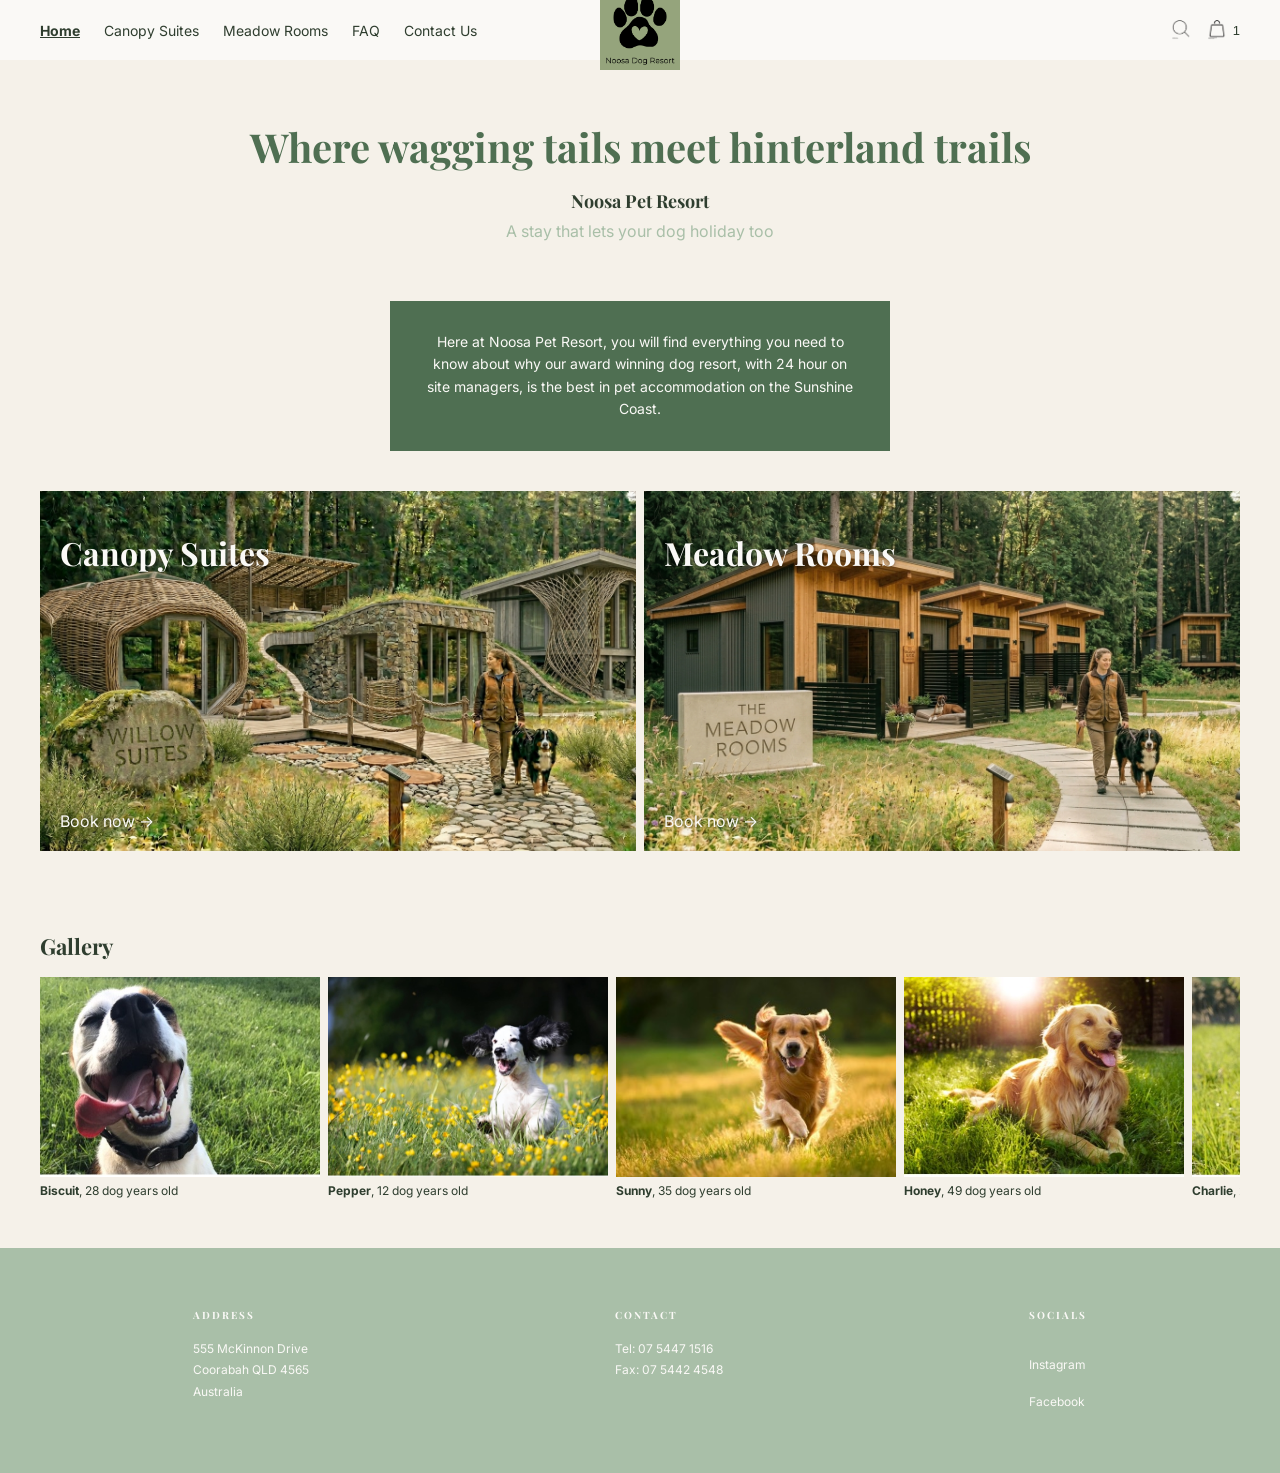
<file: index.html>
<!DOCTYPE html>
<html lang="en">
<head>
        <meta charset="UTF-8">
        <meta name="viewport" content="width=device-width, initial-scale=1.0">
        <title>Noosa Pet Resort</title>
        <link rel="stylesheet" href="styles/style.css">

</head>
<body>
    

    <header>
        <nav class="navbar">
            <button class="nav-toggle" aria-label="Menu" aria-expanded="false">☰</button>

            <ul class="nav-links">
                <li><a href="index.html" aria-current="page">Home</a></li>
                <li><a href="pages/canopy-suites.html">Canopy Suites</a></li>
                <li><a href="pages/meadow-rooms.html">Meadow Rooms</a></li>
                <li><a href="pages/faq.html">FAQ</a></li>
                <li><a href="pages/contact.html">Contact Us</a></li>

            </ul>

            <figure class="logo">
                <img src="images/logo.png" alt="Noosa Pet Resort logo">
            </figure>

    <div class="nav-utilities">
        <button type="button" aria-label="Search">
            <img src="images/search.png" alt="">
        </button>
        <button type="button" aria-label="Shopping Bag">
            <img src="images/bag.png" alt="">
            <span class="bag-count"></span>
        </button>
    </div>

        </nav>
        
    </header>

    <main>

    <section class="hero">
        <h1>Where wagging tails meet hinterland trails</h1>
        <h2>Noosa Pet Resort</h2>
        <p>A stay that lets your dog holiday too</p>
    </section>

    <section class="info-box">
        <p>
            Here at Noosa Pet Resort, you will find everything
            you need to know about why our award winning dog resort,
            with 24 hour on site managers, is the best in
            pet accommodation on the Sunshine Coast.
        </p>
        
    </section>

    <section class="accommodations">
        <article class="card">
            <img src="images/willow-suite.jpg" alt="Canopy Suites cabin in the forest">
                <h2>Canopy Suites</h2>
                <a href="pages/canopy-suites.html" class="book-now">Book now →</a>
        </article>

    <article class="card">
        <img src="images/meadow-room.jpg" alt="Meadow Rooms exterior with walking path">
        <h2>Meadow Rooms</h2>
        <a href="pages/meadow-rooms.html" class="book-now">Book now →</a>
    </article>
</section>

    <section class="gallery-container">
        <h2>Gallery</h2>
        
        <div class="gallery-grid">
            <figure>
                <img src="images/gallery-1.jpg" alt="Happy dog with its tongue out in the grass">
                <figcaption><strong>Biscuit</strong>, 28 dog years old</figcaption>
            </figure>
            <figure>
                <img src="images/gallery-2.jpg" alt="English setter running through buttercups">
                <figcaption><strong>Pepper</strong>, 12 dog years old</figcaption>
            </figure>
            <figure>
                <img src="images/gallery-3.jpg" alt="Golden retriever running across a field">
                <figcaption><strong>Sunny</strong>, 35 dog years old</figcaption>
            </figure>
            <figure>
                <img src="images/gallery-4.jpg" alt="Golden retriever resting on the grass at sunset">
                <figcaption><strong>Honey</strong>, 49 dog years old</figcaption>
            </figure>
            <figure>
                <img src="images/gallery-5.jpg" alt="Golden retriever shaking a person's hand">
                <figcaption><strong>Charlie</strong>, 28 dog years old</figcaption>
            </figure>
            <figure>
                <img src="images/gallery-6.jpg" alt="Golden retriever among purple flowers">
                <figcaption><strong>Maple</strong>, 21 dog years old</figcaption>
            </figure>
            <figure>
                <img src="images/gallery-7.jpg" alt="Labrador sitting in a garden">
                <figcaption><strong>Bella</strong>, 14 dog years old</figcaption>
            </figure>
            <figure>
                <img src="images/gallery-8.jpg" alt="Corgi sitting in tall grass">
                <figcaption><strong>Louie</strong>, 18 dog years old</figcaption>
            </figure>
        </div>

    </section>
    </main>

    <footer>
        <div class="footer-address">
            <h3>Address</h3>
            <address>
                555 McKinnon Drive<br>
                Coorabah QLD 4565<br>
                Australia
            </address>
        </div>

        <div class="footer-contact">
            <h3>Contact</h3>
            <p>Tel: 07 5447 1516</p>
            <p>Fax: 07 5442 4548</p>
        </div>

        <div class="footer-socials">
            <h3>Socials</h3>
            <a href="#" aria-label="Instagram">Instagram</a>
            <a href="#" aria-label="Facebook">Facebook</a>
        </div>
        
    </footer>
    
<script src="scripts/homepage.js"></script>

</body>
</html>
</file>
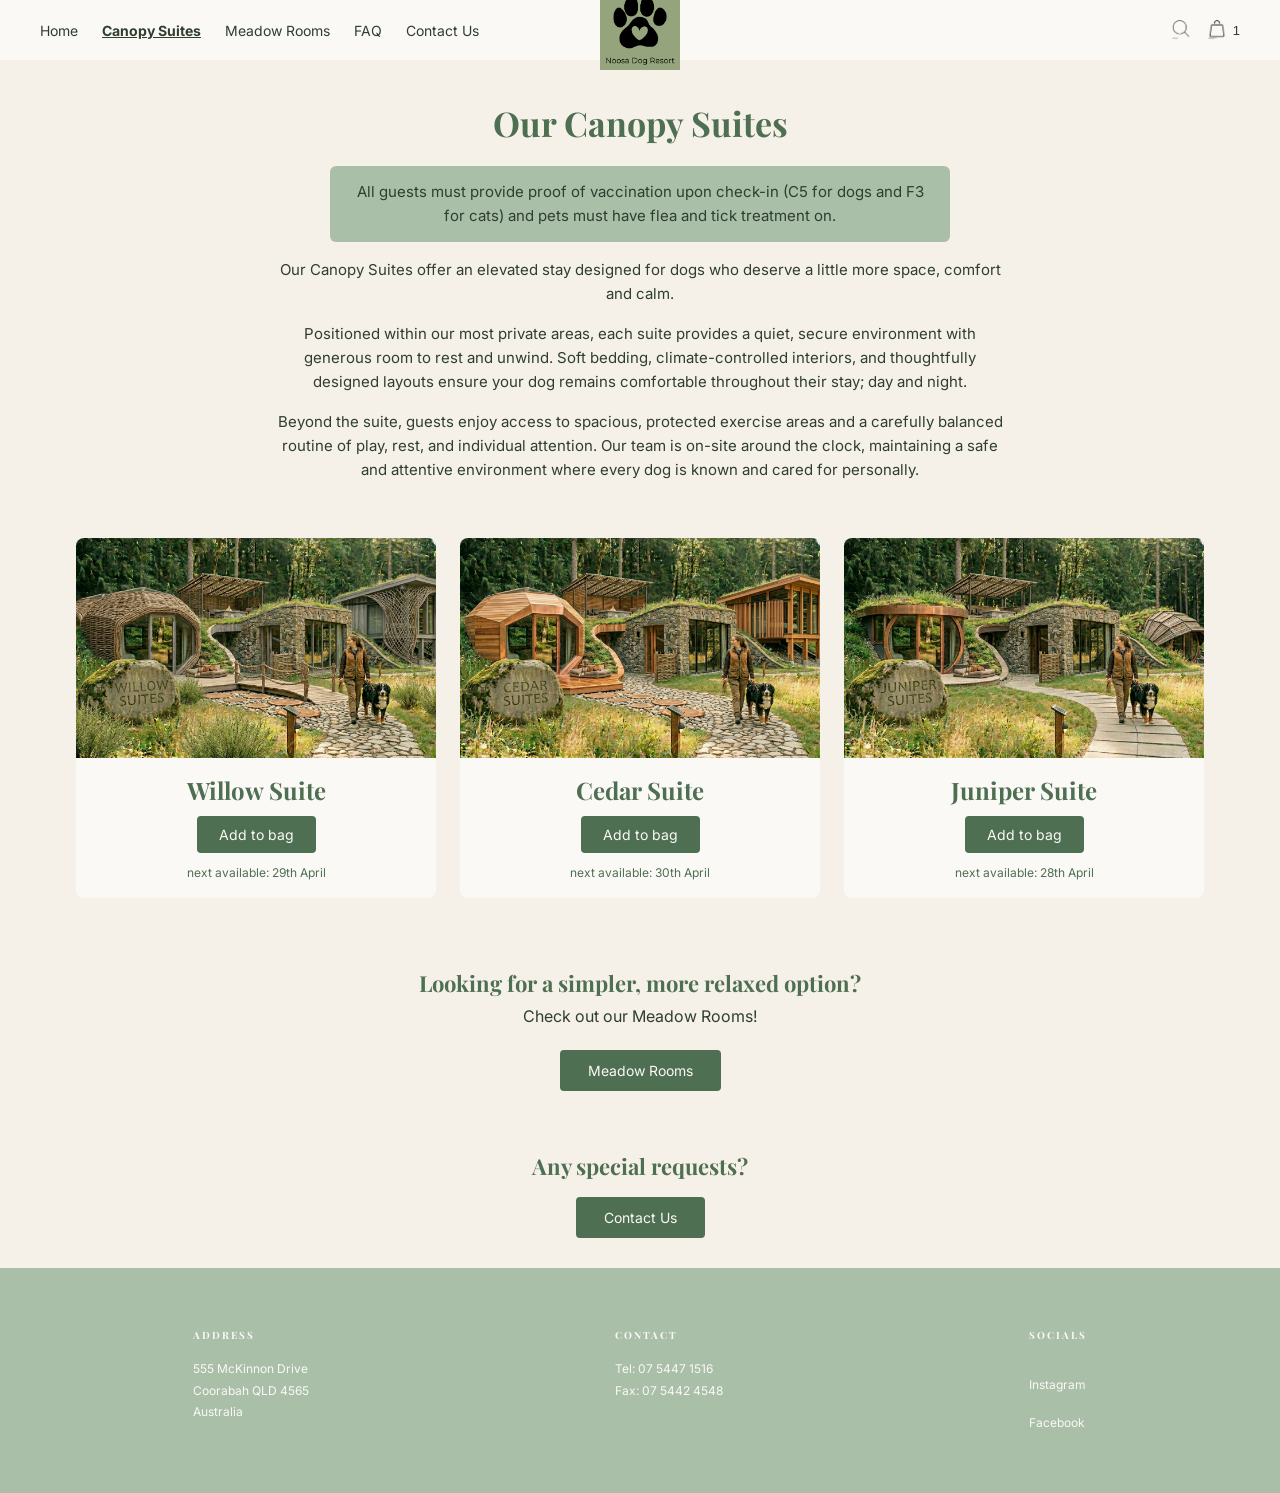
<file: pages/canopy-suites.html>
<!DOCTYPE html>
<html lang="en">
<head>
    <meta charset="UTF-8">
    <meta name="viewport" content="width=device-width, initial-scale=1.0">
    <title>Our Canopy Suites | Noosa Pet Resort</title>
    <link rel="stylesheet" href="../styles/style.css">
</head>
<body>

    <header>
        <nav class="navbar">
            <button class="nav-toggle" aria-label="Menu" aria-expanded="false">☰</button>
            <ul class="nav-links">
                <li><a href="../index.html">Home</a></li>
                <li><a href="canopy-suites.html" aria-current="page">Canopy Suites</a></li>
                <li><a href="meadow-rooms.html">Meadow Rooms</a></li>
                <li><a href="faq.html">FAQ</a></li>
                <li><a href="contact.html">Contact Us</a></li>

            </ul>

            <figure class="logo">
                <img src="../images/logo.png" alt="Noosa Pet Resort logo">
            </figure>

            <div class="nav-utilities">
                <button type="button" aria-label="Search">
                    <img src="../images/search.png" alt="">
                </button>
                <button type="button" aria-label="Shopping Bag">
                    <img src="../images/bag.png" alt="">
                    <span class="bag-count"></span>
                </button>
            </div>

        </nav>
    </header>

    <main>
        
        <section class="page-intro">
            <h1>Our Canopy Suites</h1>

            <p class="notice">
                All guests must provide proof of vaccination upon check-in (C5 for dogs and F3 for cats) and pets must have flea and tick treatment on.
            </p>

            <p>Our Canopy Suites offer an elevated stay designed for dogs who deserve a little more space, comfort and calm.</p>

            <p>Positioned within our most private areas, each suite provides a quiet, secure environment with generous room to rest and unwind. Soft bedding, climate-controlled interiors, and thoughtfully designed layouts ensure your dog remains comfortable throughout their stay; day and night.</p>

            <p>Beyond the suite, guests enjoy access to spacious, protected exercise areas and a carefully balanced routine of play, rest, and individual attention. Our team is on-site around the clock, maintaining a safe and attentive environment where every dog is known and cared for personally.</p>
        </section>

        <section class="suites">
            <article class="suite-card">
                <img src="../images/willow-suite.jpg" alt="Willow Suite exterior">
                <h2>Willow Suite</h2>
                <button type="button" data-id="willow" data-name="Canopy Suite (Willow)" data-price="80" data-image="../images/willow-suite.jpg" data-date="29th April">Add to bag</button>
                <p>next available: 29th April</p>
            </article>

            <article class="suite-card">
                <img src="../images/cedar-suite.jpg" alt="Cedar Suite exterior">
                <h2>Cedar Suite</h2>
                <button type="button" data-id="cedar" data-name="Canopy Suite (Cedar)" data-price="85" data-image="../images/cedar-suite.jpg" data-date="30th April">Add to bag</button>
                <p>next available: 30th April</p>
            </article>

            <article class="suite-card">
                <img src="../images/juniper-suite.jpg" alt="Juniper Suite exterior">
                <h2>Juniper Suite</h2>
                <button type="button" data-id="juniper" data-name="Canopy Suite (Juniper)" data-price="90" data-image="../images/juniper-suite.jpg" data-date="28th April">Add to bag</button>
                <p>next available: 28th April</p>
            </article>
        </section>

        <section class="upsell">
            <h2>Looking for a simpler, more relaxed option?</h2>
            <p>Check out our Meadow Rooms!</p>
            <a href="meadow-rooms.html" class="btn">Meadow Rooms</a>
        </section>

        <section class="special-requests">
            <h2>Any special requests?</h2>
            <a href="contact.html" class="btn">Contact Us</a>
        </section>

    </main>

    <footer>
        <div class="footer-address">
            <h3>Address</h3>
            <address>
                555 McKinnon Drive<br>
                Coorabah QLD 4565<br>
                Australia
            </address>
        </div>

        <div class="footer-contact">
            <h3>Contact</h3>
            <p>Tel: 07 5447 1516</p>
            <p>Fax: 07 5442 4548</p>
        </div>

        <div class="footer-socials">
            <h3>Socials</h3>
            <a href="#" aria-label="Instagram">Instagram</a>
            <a href="#" aria-label="Facebook">Facebook</a>
        </div>
    </footer>

<script src="../scripts/homepage.js"></script>

</body>
</html>
</file>
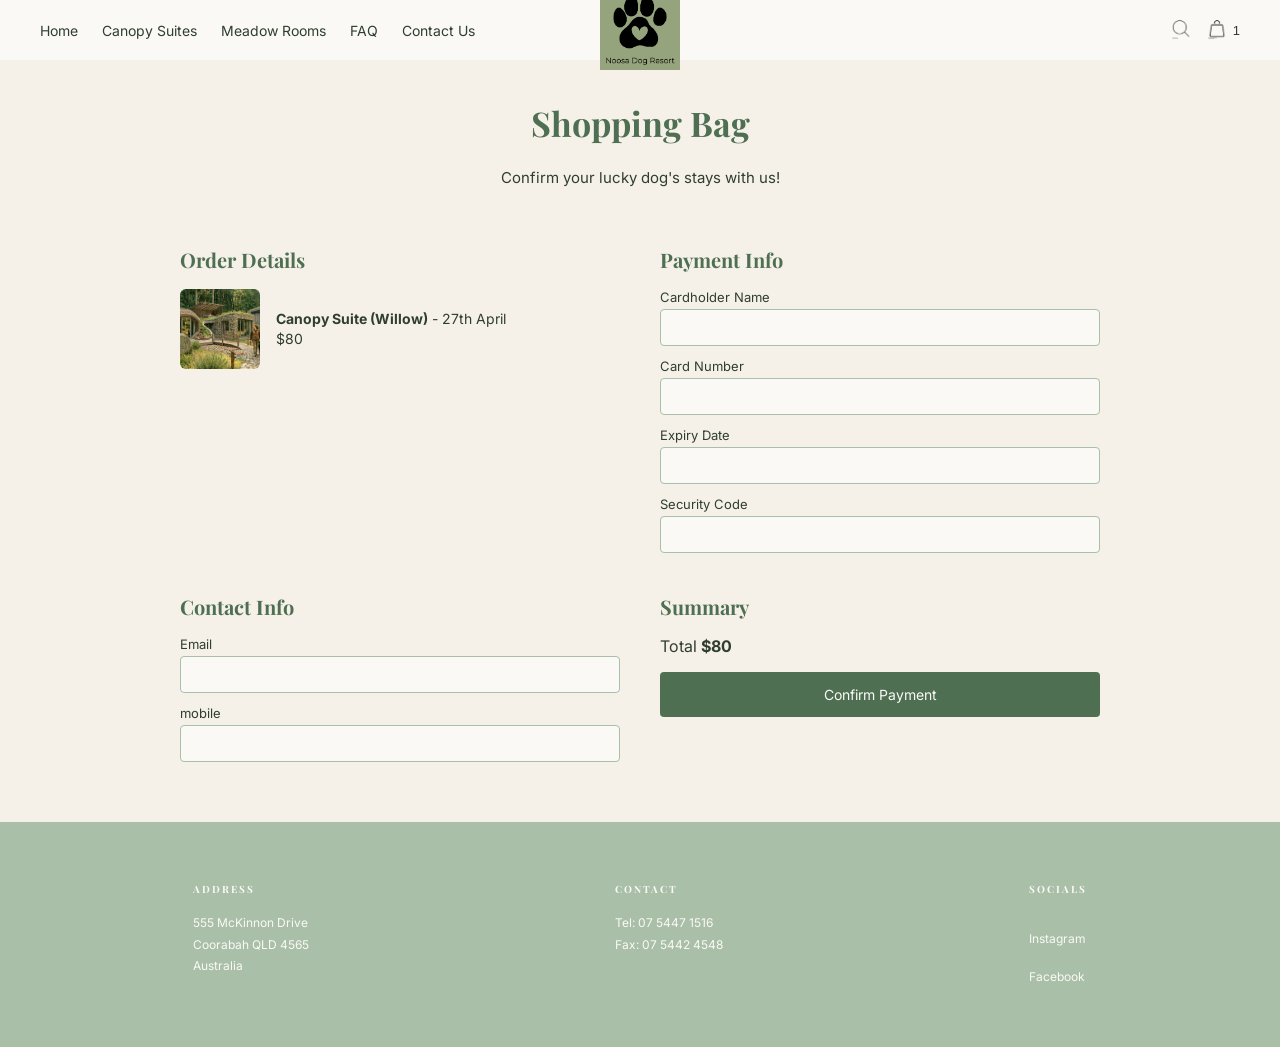
<file: pages/checkout.html>
<!DOCTYPE html>
<html lang="en">
<head>
    <meta charset="UTF-8">
    <meta name="viewport" content="width=device-width, initial-scale=1.0">
    <title>Checkout | Noosa Pet Resort</title>
    <link rel="stylesheet" href="../styles/style.css">
</head>
<body>

    <header>
        <nav class="navbar">
            <button class="nav-toggle" aria-label="Menu" aria-expanded="false">☰</button>
            <ul class="nav-links">
                <li><a href="../index.html">Home</a></li>
                <li><a href="canopy-suites.html">Canopy Suites</a></li>
                <li><a href="meadow-rooms.html">Meadow Rooms</a></li>
                <li><a href="faq.html">FAQ</a></li>
                <li><a href="contact.html">Contact Us</a></li>

            </ul>

            <figure class="logo">
                <img src="../images/logo.png" alt="Noosa Pet Resort logo">
            </figure>

            <div class="nav-utilities">
                <button type="button" aria-label="Search">
                    <img src="../images/search.png" alt="">
                </button>
                <button type="button" aria-label="Shopping Bag">
                    <img src="../images/bag.png" alt="">
                    <span class="bag-count"></span>
                </button>
            </div>
        </nav>
    </header>

    <main>

        <section class="page-intro">
            <h1>Shopping Bag</h1>
            <p>Confirm your lucky dog's stays with us!</p>
        </section>

        <div class="checkout">

            <section class="order-details">
                <h2>Order Details</h2>
                <div id="order-items"></div>
            </section>

            <section class="payment-info">
                <h2>Payment Info</h2>

                <label for="cardholder-name">Cardholder Name</label>
                <input type="text" id="cardholder-name" name="cardholder-name">
                
                <label for="card-number">Card Number</label>
                <input type="text" id="card-number" name="card-number">

                <label for="expiry-date">Expiry Date</label>
                <input type="text" id="expiry-date" name="expiry-date">

                <label for="security-code">Security Code</label>
                <input type="text" id="security-code" name="security-code">
            </section>

            <section class="contact-info">
                <h2>Contact Info</h2>

                <label for="email">Email</label>
                <input type="email" id="email" name="email">

                <label for="mobile">mobile</label>
                <input type="tel" id="mobile" name="mobile">
            </section>

            <section class="summary">
                <h2>Summary</h2>
                <p>Total <strong id="cart-total">$0</strong></p>
                <button type="button" id="confirm-payment">Confirm Payment</button>
            </section>
        </div>

    </main>

    <footer>
        <div class="footer-address">
            <h3>Address</h3>
            <address>
                555 McKinnon Drive<br>
                Coorabah QLD 4565<br>
                Australia
            </address>
        </div>

        <div class="footer-contact">
            <h3>Contact</h3>
            <p>Tel: 07 5447 1516</p>
            <p>Fax: 07 5442 4548</p>
        </div>

        <div class="footer-socials">
            <h3>Socials</h3>
            <a href="#" aria-label="Instagram">Instagram</a>
            <a href="#" aria-label="Facebook">Facebook</a>
        </div>
    </footer>

 <script src="../scripts/homepage.js"></script>
 
</body>
</html>
</file>
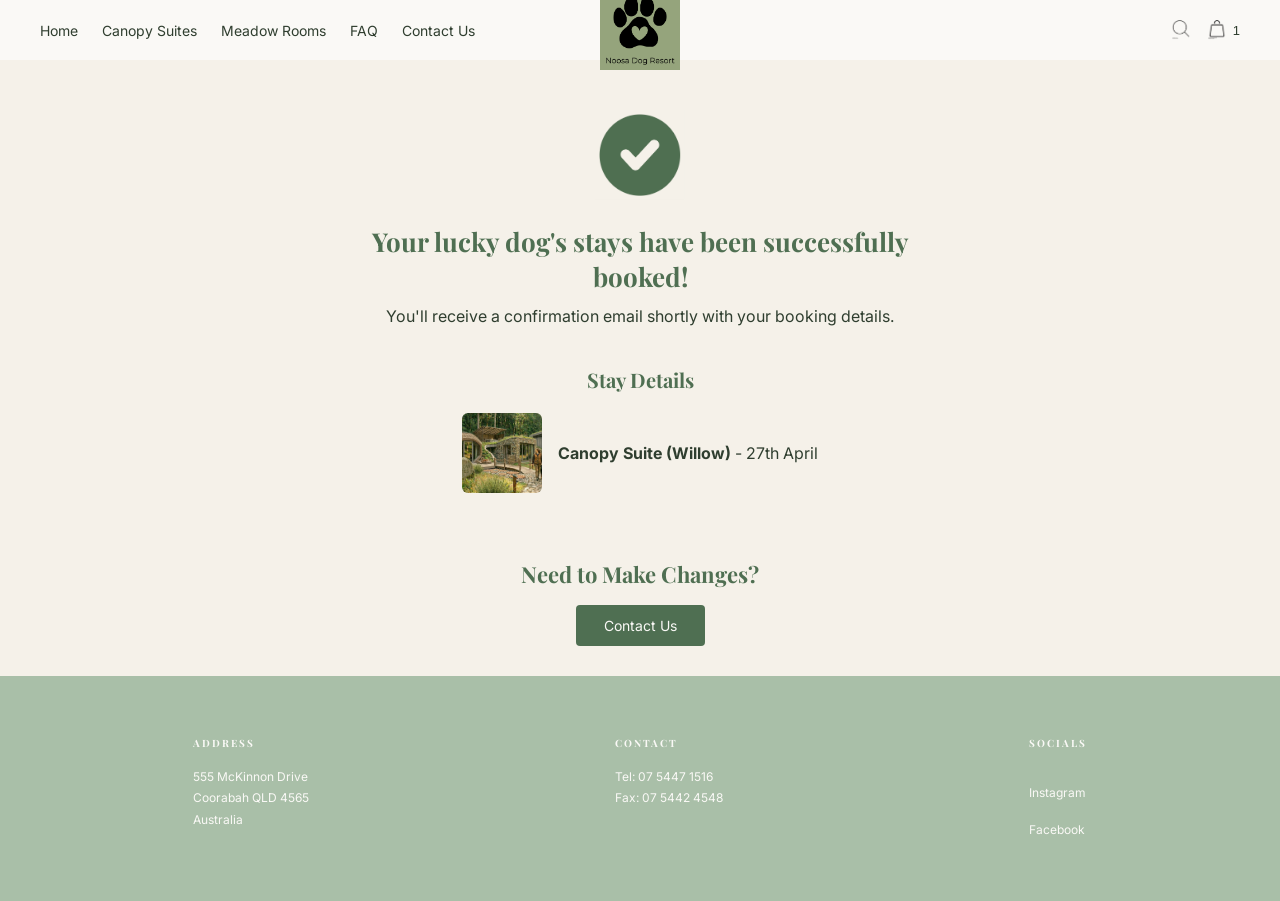
<file: pages/confirmation.html>
<!DOCTYPE html>
<html lang="en">
<head>
    <meta charset="UTF-8">
    <meta name="viewport" content="width=device-width, initial-scale=1.0">
    <title>Booking Confirmed | Noosa Pet Resort</title>
    <link rel="stylesheet" href="../styles/style.css">
</head>
<body>

    <header>
        <nav class="navbar">
            <button class="nav-toggle" aria-label="Menu" aria-expanded="false">☰</button>
            <ul class="nav-links">
                <li><a href="../index.html">Home</a></li>
                <li><a href="canopy-suites.html">Canopy Suites</a></li>
                <li><a href="meadow-rooms.html">Meadow Rooms</a></li>
                <li><a href="faq.html">FAQ</a></li>
                <li><a href="contact.html">Contact Us</a></li>

            </ul>

            <figure class="logo">
                <img src="../images/logo.png" alt="Noosa Pet Resort logo">
            </figure>

            <div class="nav-utilities">
                <button type="button" aria-label="Search">
                    <img src="../images/search.png" alt="">
                </button>
                <button type="button" aria-label="Shopping Bag">
                    <img src="../images/bag.png" alt="">
                    <span class="bag-count"></span>
                </button>
            </div>
        </nav>
    </header>

    <main>

        <section class="confirmation">
            <img src="../images/checkmark.png" alt="Green checkmark confirming successful booking">
            <h1> Your lucky dog's stays have been successfully booked!</h1>
            <p>You'll receive a confirmation email shortly with your booking details.</p>
        </section>

        <section class="stay-details">
            <h2>Stay Details</h2>
            <div id="stay-items"></div>
        </section>

        <section class="changes">
            <h2>Need to Make Changes?</h2>
            <a href="contact.html" class="btn">Contact Us</a>
        </section>

    </main>

    <footer>
        <div class="footer-address">
            <h3>Address</h3>
            <address>
                555 McKinnon Drive<br>
                Coorabah QLD 4565<br>
                Australia
            </address>
        </div>

        <div class="footer-contact">
            <h3>Contact</h3>
            <p>Tel: 07 5447 1516</p>
            <p>Fax: 07 5442 4548</p>
        </div>

        <div class="footer-socials">
            <h3>Socials</h3>
            <a href="#" aria-label="Instagram">Instagram</a>
            <a href="#" aria-label="Facebook">Facebook</a>
        </div>
    </footer>

<script src="../scripts/homepage.js"></script>

</body>
</html>
</file>
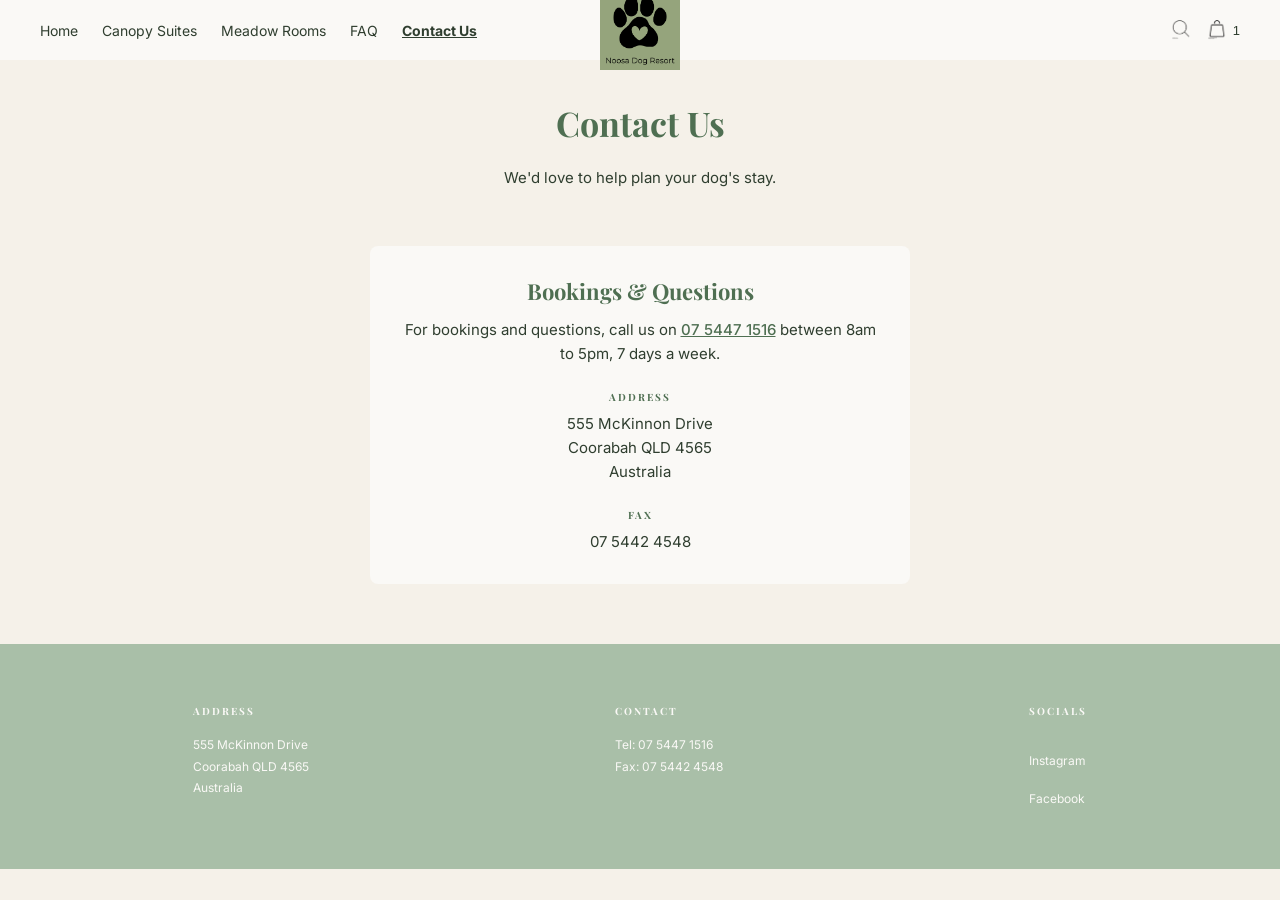
<file: pages/contact.html>
<!DOCTYPE html>
<html lang="en">
<head>
    <meta charset="UTF-8">
    <meta name="viewport" content="width=device-width, initial-scale=1.0">
    <title>Contact Us | Noosa Pet Resort</title>
    <link rel="stylesheet" href="../styles/style.css">
</head>
<body>

    <header>
        <nav class="navbar">
            <button class="nav-toggle" aria-label="Menu" aria-expanded="false">☰</button>
            <ul class="nav-links">
                <li><a href="../index.html">Home</a></li>
                <li><a href="canopy-suites.html">Canopy Suites</a></li>
                <li><a href="meadow-rooms.html">Meadow Rooms</a></li>
                <li><a href="faq.html">FAQ</a></li>
                <li><a href="contact.html" aria-current="page">Contact Us</a></li>
            </ul>

            <figure class="logo">
                <img src="../images/logo.png" alt="Noosa Pet Resort logo">
            </figure>

            <div class="nav-utilities">
                <button type="button" aria-label="Search">
                    <img src="../images/search.png" alt="">
                </button>
                <button type="button" aria-label="Shopping Bag">
                    <img src="../images/bag.png" alt="">
                    <span class="bag-count"></span>
                </button>
            </div>
        </nav>
    </header>

    <main>

        <section class="page-intro">
            <h1>Contact Us</h1>
            <p>We'd love to help plan your dog's stay.</p>
        </section>

        <section class="contact">
            <div class="contact-card">
                <h2>Bookings &amp; Questions</h2>
                <p>For bookings and questions, call us on <a href="tel:0754471516">07 5447 1516</a> between 8am to 5pm, 7 days a week.</p>

                <h3>Address</h3>
                <address>
                    555 McKinnon Drive<br>
                    Coorabah QLD 4565<br>
                    Australia
                </address>

                <h3>Fax</h3>
                <p>07 5442 4548</p>
            </div>
        </section>

    </main>

    <footer>
        <div class="footer-address">
            <h3>Address</h3>
            <address>
                555 McKinnon Drive<br>
                Coorabah QLD 4565<br>
                Australia
            </address>
        </div>

        <div class="footer-contact">
            <h3>Contact</h3>
            <p>Tel: 07 5447 1516</p>
            <p>Fax: 07 5442 4548</p>
        </div>

        <div class="footer-socials">
            <h3>Socials</h3>
            <a href="#" aria-label="Instagram">Instagram</a>
            <a href="#" aria-label="Facebook">Facebook</a>
        </div>
    </footer>

<script src="../scripts/homepage.js"></script>

</body>
</html>
</file>
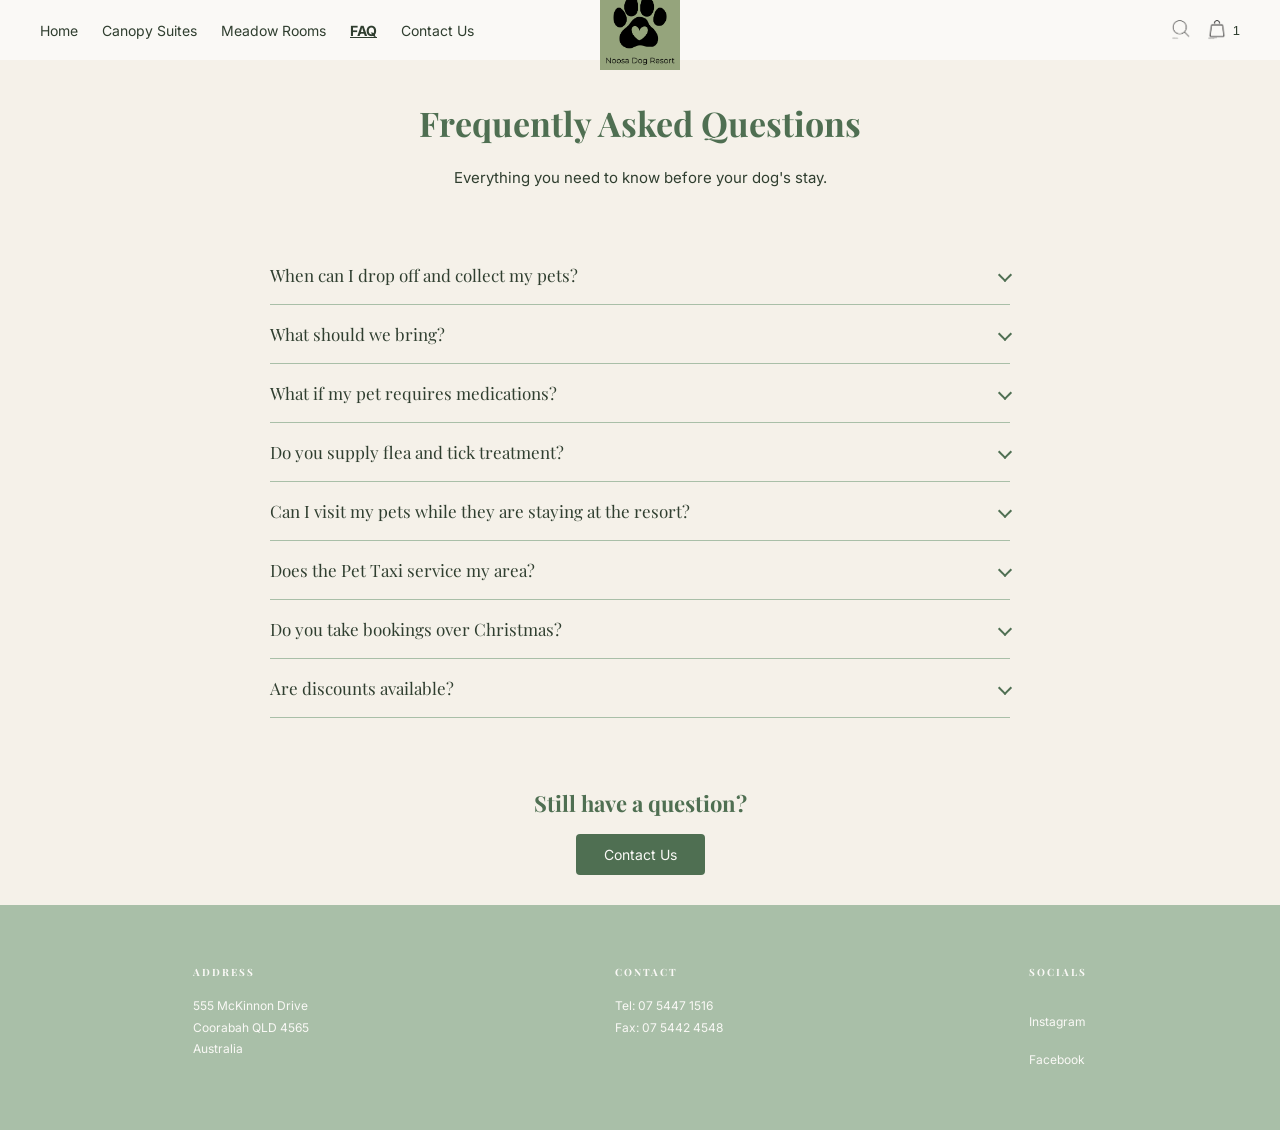
<file: pages/faq.html>
<!DOCTYPE html>
<html lang="en">
<head>
    <meta charset="UTF-8">
    <meta name="viewport" content="width=device-width, initial-scale=1.0">
    <title>FAQ | Noosa Pet Resort</title>
    <link rel="stylesheet" href="../styles/style.css">
</head>
<body>

    <header>
        <nav class="navbar">
            <button class="nav-toggle" aria-label="Menu" aria-expanded="false">☰</button>
            <ul class="nav-links">
                <li><a href="../index.html">Home</a></li>
                <li><a href="canopy-suites.html">Canopy Suites</a></li>
                <li><a href="meadow-rooms.html">Meadow Rooms</a></li>
                <li><a href="faq.html" aria-current="page">FAQ</a></li>
                <li><a href="contact.html">Contact Us</a></li>
            </ul>

            <figure class="logo">
                <img src="../images/logo.png" alt="Noosa Pet Resort logo">
            </figure>

            <div class="nav-utilities">
                <button type="button" aria-label="Search">
                    <img src="../images/search.png" alt="">
                </button>
                <button type="button" aria-label="Shopping Bag">
                    <img src="../images/bag.png" alt="">
                    <span class="bag-count"></span>
                </button>
            </div>
        </nav>
    </header>

    <main>

        <section class="page-intro">
            <h1>Frequently Asked Questions</h1>
            <p>Everything you need to know before your dog's stay.</p>
        </section>

        <section class="faq">

            <details class="faq-item">
                <summary class="faq-question">When can I drop off and collect my pets?</summary>
                <p class="faq-answer">You can drop off and collect anytime between 8am and 5pm. If you collect prior to midday, that day is free.</p>
            </details>

            <details class="faq-item">
                <summary class="faq-question">What should we bring?</summary>
                <p class="faq-answer">Bring along your pet's vaccination certificate and any prescription diets or medications. Feel free to bring along your own bedding and coats, however we supply everything your little ones need on their stay.</p>
            </details>

            <details class="faq-item">
                <summary class="faq-question">What if my pet requires medications?</summary>
                <p class="faq-answer">If your pet requires medication while they're staying with us, please bring along the medication and prescriptions. There is no additional charge for administering.</p>
            </details>

            <details class="faq-item">
                <summary class="faq-question">Do you supply flea and tick treatment?</summary>
                <p class="faq-answer">No, flea and tick treatment is to be put on 2 days prior to arrival.</p>
            </details>

            <details class="faq-item">
                <summary class="faq-question">Can I visit my pets while they are staying at the resort?</summary>
                <p class="faq-answer">Of course, you can! We can also provide information on dog friendly areas around Noosa. Our regular drop-off and pickup times apply.</p>
            </details>

            <details class="faq-item">
                <summary class="faq-question">Does the Pet Taxi service my area?</summary>
                <p class="faq-answer">Our Pet Taxi services all the Noosa and Sunshine Coast regions. We also provide transport to and from our sister boarding facility, Gympie Pet Motel.</p>
            </details>

            <details class="faq-item">
                <summary class="faq-question">Do you take bookings over Christmas?</summary>
                <p class="faq-answer">We take bookings for Christmas all year. Spaces do fill quickly; feel free to call for more information on 07 5447 1516.</p>
            </details>

            <details class="faq-item">
                <summary class="faq-question">Are discounts available?</summary>
                <p class="faq-answer">Yes! We offer pension discounts, longer stay discounts, and discounts when there's a family of boarders.</p>
            </details>

        </section>

        <section class="special-requests">
            <h2>Still have a question?</h2>
            <a href="contact.html" class="btn">Contact Us</a>
        </section>

    </main>

    <footer>
        <div class="footer-address">
            <h3>Address</h3>
            <address>
                555 McKinnon Drive<br>
                Coorabah QLD 4565<br>
                Australia
            </address>
        </div>

        <div class="footer-contact">
            <h3>Contact</h3>
            <p>Tel: 07 5447 1516</p>
            <p>Fax: 07 5442 4548</p>
        </div>

        <div class="footer-socials">
            <h3>Socials</h3>
            <a href="#" aria-label="Instagram">Instagram</a>
            <a href="#" aria-label="Facebook">Facebook</a>
        </div>
    </footer>

<script src="../scripts/homepage.js"></script>

</body>
</html>
</file>
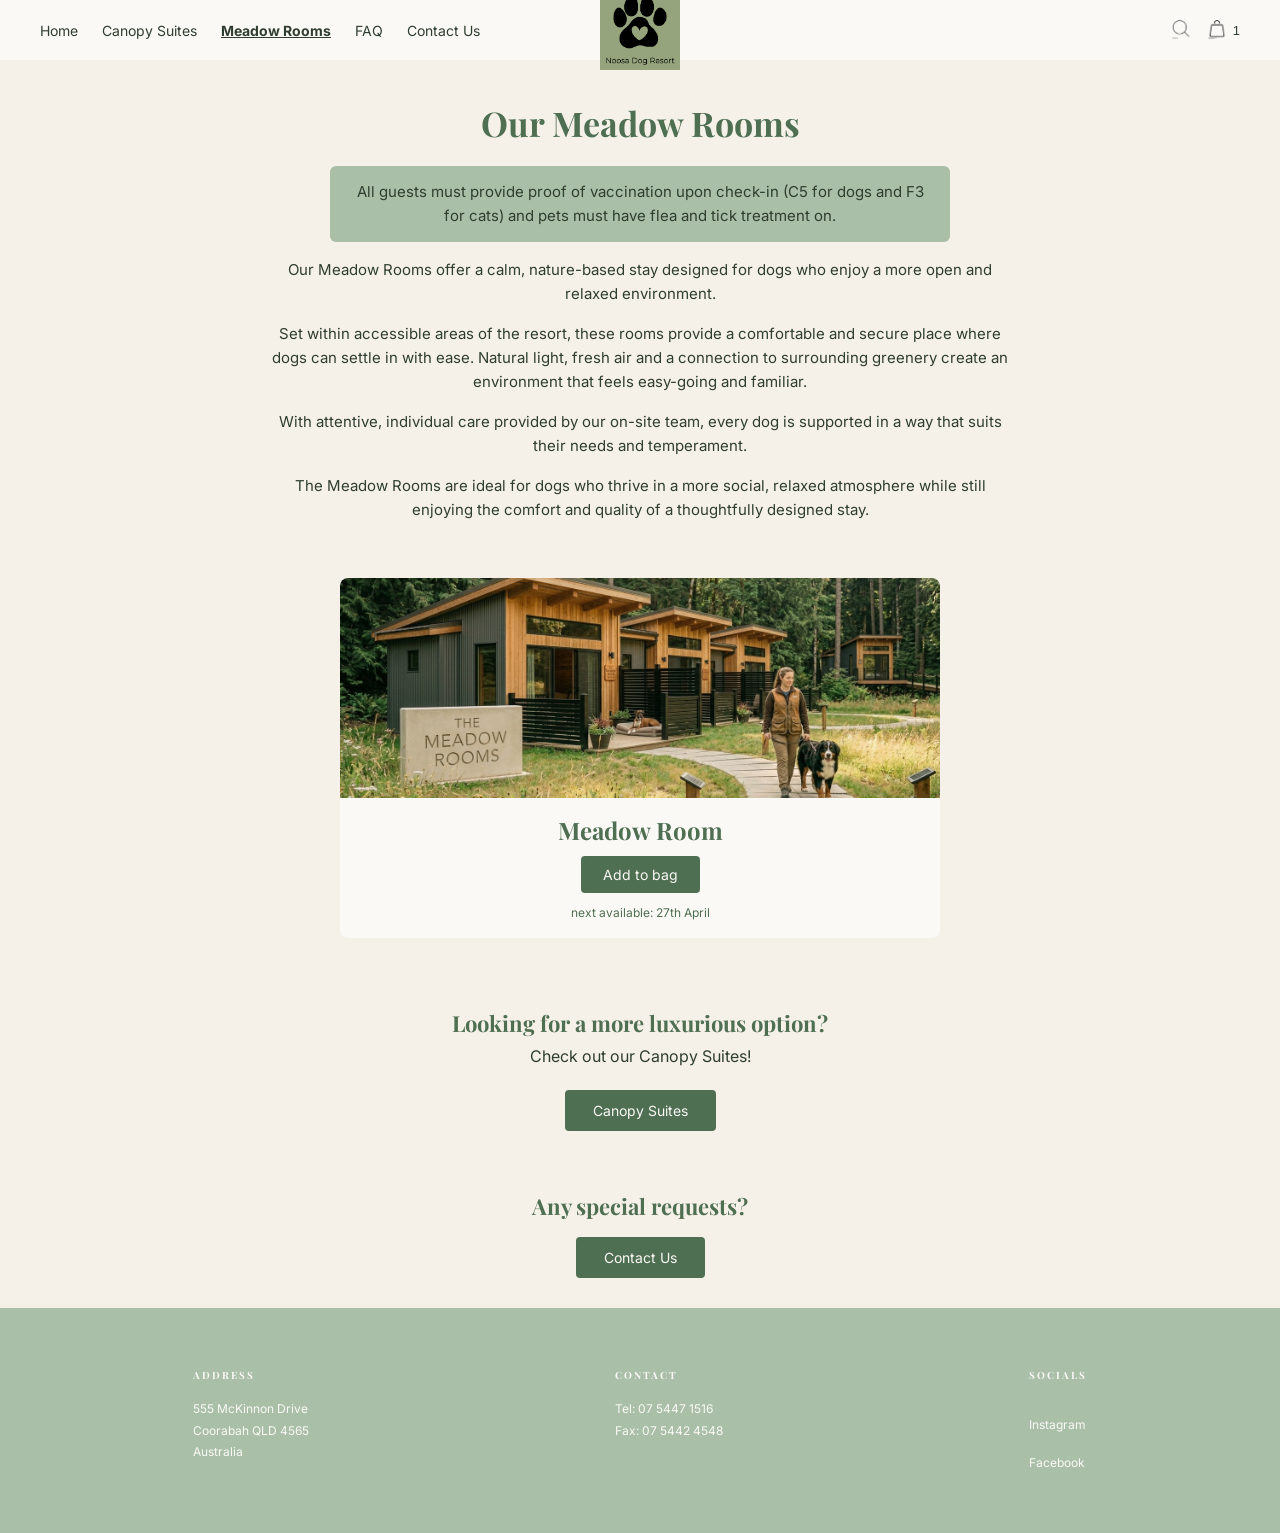
<file: pages/meadow-rooms.html>
<!DOCTYPE html>
<html lang="en">
<head>
    <meta charset="UTF-8">
    <meta name="viewport" content="width=device-width, initial-scale=1.0">
    <title>Our Meadow Rooms | Noosa Pet Resort</title>
    <link rel="stylesheet" href="../styles/style.css">
</head>
<body>

    <header>
        <nav class="navbar">
            <button class="nav-toggle" aria-label="Menu" aria-expanded="false">☰</button>
            <ul class="nav-links">
                <li><a href="../index.html">Home</a></li>
                <li><a href="canopy-suites.html">Canopy Suites</a></li>
                <li><a href="meadow-rooms.html" aria-current="page">Meadow Rooms</a></li>
                <li><a href="faq.html">FAQ</a></li>
                <li><a href="contact.html">Contact Us</a></li>

            </ul>

            <figure class="logo">
                <img src="../images/logo.png" alt="Noosa Pet Resort logo">
            </figure>

            <div class="nav-utilities">
                <button type="button" aria-label="Search">
                    <img src="../images/search.png" alt="">
                </button>
                <button type="button" aria-label="Shopping Bag">
                    <img src="../images/bag.png" alt="">
                    <span class="bag-count"></span>
                </button>
            </div>
        </nav>
    </header>

    <main>
        
        <section class="page-intro">
            <h1>Our Meadow Rooms</h1>

            <p class="notice">
                All guests must provide proof of vaccination upon check-in (C5 for dogs and F3 for cats) and pets must have flea and tick treatment on.
            </p>

            <p>Our Meadow Rooms offer a calm, nature-based stay designed for dogs who enjoy a more open and relaxed environment.</p>

            <p>Set within accessible areas of the resort, these rooms provide a comfortable and secure place where dogs can settle in with ease. Natural light, fresh air and a connection to surrounding greenery create an environment that feels easy-going and familiar.</p>

            <p>With attentive, individual care provided by our on-site team, every dog is supported in a way that suits their needs and temperament.</p>

            <p>The Meadow Rooms are ideal for dogs who thrive in a more social, relaxed atmosphere while still enjoying the comfort and quality of a thoughtfully designed stay.</p>
        </section>

        <section class="rooms">
            <article class="room-card">
                <img src="../images/meadow-room.jpg" alt="Meadow Room exterior with wooden cabins">
                <h2>Meadow Room</h2>
                <button type="button" data-id="meadow" data-name="Meadow Room" data-price="55" data-image="../images/meadow-room.jpg" data-date="27th April">Add to bag</button>
                <p>next available: 27th April</p>
            </article>
        </section>

        <section class="upsell">
            <h2>Looking for a more luxurious option?</h2>
            <p>Check out our Canopy Suites!</p>
            <a href="canopy-suites.html" class="btn">Canopy Suites</a>
        </section>

        <section class="special-requests">
            <h2>Any special requests?</h2>
            <a href="contact.html" class="btn">Contact Us</a>
        </section>

    </main>

    <footer>
        <div class="footer-address">
            <h3>Address</h3>
            <address>
                555 McKinnon Drive<br>
                Coorabah QLD 4565<br>
                Australia
            </address>
        </div>

        <div class="footer-contact">
            <h3>Contact</h3>
            <p>Tel: 07 5447 1516</p>
            <p>Fax: 07 5442 4548</p>
        </div>

        <div class="footer-socials">
            <h3>Socials</h3>
            <a href="#" aria-label="Instagram">Instagram</a>
            <a href="#" aria-label="Facebook">Facebook</a>
        </div>
    </footer>

 <script src="../scripts/homepage.js"></script>
 
</body>
</html>
</file>
<file: styles/style.css>
@import url('https://fonts.googleapis.com/css2?family=Playfair+Display:wght@400;700&family=Inter:wght@400;500&display=swap');

* {
    margin: 0;
    padding: 0;
    box-sizing: border-box;
}

body {
    font-family: 'Inter', sans-serif;
    background-color: #F5F1E9;
    color: #2F3E2F;
}

h1, h2, h3 {
    font-family: 'Playfair Display', serif;
}

img {
    max-width: 100%;
}


.navbar {
    display: flex;
    align-items: center;
    justify-content: space-between;
    padding: 20px 40px;
    background-color: #FAF9F6;
    position: relative;
}

.nav-links {
    display: flex;
    list-style: none;
    gap: 24px;
}

.nav-links a {
    text-decoration: none;
    color: #2F3E2F;
    font-size: 14px;
}

.nav-links a[aria-current="page"] {
    font-weight: 700;
    text-decoration: underline;
}

.logo img {
    width: 80px;
}

.nav-utilities {
    display: flex;
    gap: 16px;
}

.nav-utilities button {
    background: none;
    border: none;
    cursor: pointer;
    font-size: 18px;
}

.nav-toggle {
    display: none;
    background: none;
    border: none;
    cursor: pointer;
    font-size: 24px;
    color: #2F3E2F;
}

.hero {
    text-align: center;
    padding: 60px 20px 20px;
}

.hero h1 {
    font-size: 40px;
    color: #4F6F52;
    margin-bottom: 16px;
}

.hero h2 {
    font-size: 18px;
    font-weight: 700;
    color: #2F3E2F;
    margin-bottom: 8px;
}

.hero p {
    font-size: 16px;
    color: #A9BFA8;
}

.info-box {
    background-color: #4F6F52;
    color: #FAF9F6;
    max-width: 500px;
    margin: 40px auto;
    padding: 30px;
    text-align: center;
    font-size: 14px;
    line-height: 1.6;
}

.accommodations {
    display: flex;
    gap: 8px;
    padding: 0 40px 40px;
}

.card {
    position: relative;
    flex: 1;
    height: 360px;
    overflow: hidden;
}

.card img {
    width: 100%;
    height: 100%;
    object-fit: cover;
    display: block;
}

.card h2 {
    position: absolute;
    top: 40px;
    left: 20px;
    color: #FAF9F6;
    font-size: 32px;
    text-shadow: 0 1px 4px rgba(0, 0, 0, 0.4);
}

.card .book-now {
    position: absolute;
    bottom: 20px;
    left: 20px;
    text-decoration: none;
    color: #FAF9F6;
    font-size: 16px;
    text-shadow: 0 1px 4px rgba(0, 0, 0, 0.4);
}

.gallery-container {
    padding: 40px;
}

.gallery-container h2 {
    font-size: 22px;
    margin-bottom: 16px;
    color: #2F3E2F;
}

.gallery-grid {
    display: flex;
    gap: 8px;
    overflow-x: auto;
    padding-bottom: 10px;
    cursor: grab;
    user-select: none;
}

.gallery-grid.dragging {
    cursor: grabbing;
}

.gallery-grid figure {
    flex: 0 0 auto;
    width: 280px;
}

.gallery-grid img {
    width: 100%;
    height: 200px;
    object-fit: cover;
    display: block;
}

.gallery-grid figcaption {
    font-size: 12px;
    margin-top: 6px;
    color: #2F3E2F;
}

.page-intro {
    max-width: 820px;
    margin: 0 auto;
    padding: 40px;
    text-align: center;
}

.page-intro h1 {
    font-size: 34px;
    color: #4F6F52;
    margin-bottom: 20px;
}

.page-intro p {
    font-size: 15px;
    line-height: 1.6;
    margin-bottom: 16px;
}

.notice {
    background-color: #A9BFA8;
    color: #2F3E2F;
    max-width: 620px;
    margin: 0 auto 24px;
    padding: 14px 18px;
    border-radius: 6px;
    font-size: 13px;
}

.suites,
.rooms {
    display: flex;
    gap: 24px;
    padding: 0 40px 40px;
    justify-content: center;
    flex-wrap: wrap;
}

.suite-card,
.room-card {
    background-color: #FAF9F6;
    border-radius: 8px;
    overflow: hidden;
    text-align: center;
    padding-bottom: 18px;
    flex: 1 1 280px;
    max-width: 360px;
}

.rooms .room-card {
    flex-basis: 600px;
    max-width: 600px;
}

.suite-card img,
.room-card img {
    width: 100%;
    height: 220px;
    object-fit: cover;
    display: block;
}

.suite-card h2,
.room-card h2 {
    font-size: 24px;
    color: #4F6F52;
    margin: 16px 0 10px;
}

.suite-card button,
.room-card button {
    background-color: #4F6F52;
    color: #FAF9F6;
    border: none;
    padding: 10px 22px;
    border-radius: 4px;
    cursor: pointer;
    font-family: 'Inter', sans-serif;
    font-size: 14px;
}

.suite-card p,
.room-card p {
    font-size: 12px;
    color: #4F6F52;
    margin-top: 12px;
}

.upsell,
.special-requests,
.changes {
    text-align: center;
    padding: 30px 40px;
}

.upsell h2,
.special-requests h2,
.changes h2 {
    font-size: 22px;
    color: #4F6F52;
    margin-bottom: 8px;
}

.upsell p {
    margin-bottom: 16px;
}

.btn {
    display: inline-block;
    background-color: #4F6F52;
    color: #FAF9F6;
    text-decoration: none;
    padding: 12px 28px;
    border-radius: 4px;
    font-size: 14px;
    margin-top: 8px;
}

.checkout {
    display: grid;
    grid-template-columns: 1fr 1fr;
    gap: 40px;
    max-width: 1000px;
    margin: 0 auto;
    padding: 0 40px 60px;
}

.order-details { grid-column: 1; grid-row: 1; }
.contact-info  { grid-column: 1; grid-row: 2; }
.payment-info  { grid-column: 2; grid-row: 1; }
.summary       { grid-column: 2; grid-row: 2; }

.checkout h2 {
    font-size: 20px;
    color: #4F6F52;
    margin-bottom: 16px;
}

.order-item {
    display: flex;
    gap: 16px;
    align-items: center;
    margin-bottom: 16px;
}

.order-item img {
    width: 80px;
    height: 80px;
    object-fit: cover;
    border-radius: 6px;
}

.order-info p {
    font-size: 14px;
    line-height: 1.4;
}

.payment-info label,
.contact-info label {
    display: block;
    font-size: 13px;
    margin: 12px 0 4px;
}

.payment-info input,
.contact-info input {
    width: 100%;
    padding: 9px 10px;
    border: 1px solid #A9BFA8;
    border-radius: 4px;
    background-color: #FAF9F6;
    font-family: 'Inter', sans-serif;
    font-size: 14px;
}

.summary p {
    font-size: 16px;
    margin-bottom: 16px;
}

.summary button {
    width: 100%;
    background-color: #4F6F52;
    color: #FAF9F6;
    border: none;
    padding: 14px;
    border-radius: 4px;
    cursor: pointer;
    font-family: 'Inter', sans-serif;
    font-size: 14px;
}

.confirmation {
    text-align: center;
    max-width: 620px;
    margin: 0 auto;
    padding: 50px 40px 20px;
}

.confirmation img {
    width: 90px;
    margin-bottom: 20px;
}

.confirmation h1 {
    font-size: 26px;
    color: #4F6F52;
    margin-bottom: 12px;
}

.stay-details {
    max-width: 620px;
    margin: 0 auto;
    text-align: center;
    padding: 20px 40px;
}

.stay-details h2 {
    font-size: 20px;
    color: #4F6F52;
    margin-bottom: 20px;
}

.stay-item {
    display: flex;
    gap: 16px;
    align-items: center;
    justify-content: center;
    text-align: left;
    margin-bottom: 16px;
}

.stay-item img {
    width: 80px;
    height: 80px;
    object-fit: cover;
    border-radius: 6px;
}

footer {
    background-color: #A9BFA8;
    display: flex;
    justify-content: space-around;
    padding: 60px 40px;
    color: #FAF9F6;
}

footer h3 {
    font-size: 10px;
    letter-spacing: 2px;
    text-transform: uppercase;
    margin-bottom: 16px;
    color: #FAF9F6;
}

footer p,
footer a,
footer address {
    font-size: 12px;
    color: #FAF9F6;
    text-decoration: none;
    font-style: normal;
    line-height: 1.8;
}

.footer-socials {
    display: flex;
    flex-direction: column;
    gap: 16px;
}

.faq {
    max-width: 820px;
    margin: 0 auto;
    padding: 0 40px 40px;
}

.faq-item {
    border-bottom: 1px solid #A9BFA8;
    padding: 18px 0;
}

.faq-question {
    display: flex;
    justify-content: space-between;
    align-items: center;
    cursor: pointer;
    font-family: 'Playfair Display', serif;
    font-size: 17px;
    color: #2F3E2F;
    list-style: none;          
}

.faq-question::-webkit-details-marker {
    display: none;             
}

.faq-question::after {
    content: "";
    width: 8px;
    height: 8px;
    border-right: 2px solid #4F6F52;
    border-bottom: 2px solid #4F6F52;
    transform: rotate(45deg);  
    transition: transform 0.2s ease;
    flex-shrink: 0;
    margin-left: 16px;
}

.faq-item[open] .faq-question::after {
    transform: rotate(-135deg); 
}

.faq-answer {
    font-size: 15px;
    line-height: 1.6;
    color: #2F3E2F;
    margin-top: 14px;
}

.contact {
    max-width: 620px;
    margin: 0 auto;
    padding: 0 40px 60px;
}

.contact-card {
    background-color: #FAF9F6;
    border-radius: 8px;
    padding: 30px;
    text-align: center;
}

.contact-card h2 {
    font-size: 22px;
    color: #4F6F52;
    margin-bottom: 12px;
}

.contact-card h3 {
    font-size: 10px;
    letter-spacing: 2px;
    text-transform: uppercase;
    color: #4F6F52;
    margin: 24px 0 8px;
}

.contact-card p,
.contact-card address {
    font-size: 15px;
    line-height: 1.6;
    font-style: normal;
    color: #2F3E2F;
}

.contact-card a {
    color: #4F6F52;
    font-weight: 500;
}

.logo {
    position: absolute;
    left: 50%;
    transform: translateX(-50%);
}

.nav-utilities button {
    display: inline-flex;
    align-items: center;
    gap: 6px;
}

.nav-utilities button img {
    width: 20px;
    height: 20px;
    display: block;
}

.bag-count {
    font-size: 13px;
    color: #2F3E2F;
}

@media (max-width: 768px) {

    .navbar {
        padding: 16px 20px;
        flex-wrap: wrap;
    }

    .nav-toggle { display: block; order: 1; }
    .logo { order: 2; position: static; transform: none; }
    .nav-utilities { order: 3; }

    .nav-links {
        display: none;
        order: 4;
        width: 100%;
        flex-direction: column;
        gap: 14px;
        padding-top: 14px;
    }

    .nav-links.open { display: flex; }

    .hero { padding: 40px 20px 16px; }
    .hero h1 { font-size: 28px; }

    .info-box { margin: 24px 20px; }

    .accommodations {
        flex-direction: column;
        padding: 0 20px 24px;
    }

    .card { height: 240px; }

    .gallery-container { padding: 24px 20px; }
    .gallery-grid figure { width: 70%; }

    .page-intro { padding: 24px 20px; }
    .page-intro h1 { font-size: 26px; }

    .suites,
    .rooms {
        flex-direction: column;
        align-items: center;
        padding: 0 20px 24px;
    }

    .suite-card,
    .room-card {
        flex-basis: auto;
        width: 100%;
        max-width: 100%;
    }

    .checkout {
        grid-template-columns: 1fr;
        gap: 28px;
        padding: 0 20px 40px;
    }

    .order-details,
    .contact-info,
    .payment-info,
    .summary {
        grid-column: 1;
        grid-row: auto;
    }

    footer {
        flex-direction: column;
        gap: 28px;
        padding: 40px 24px;
    }
}
</file>
